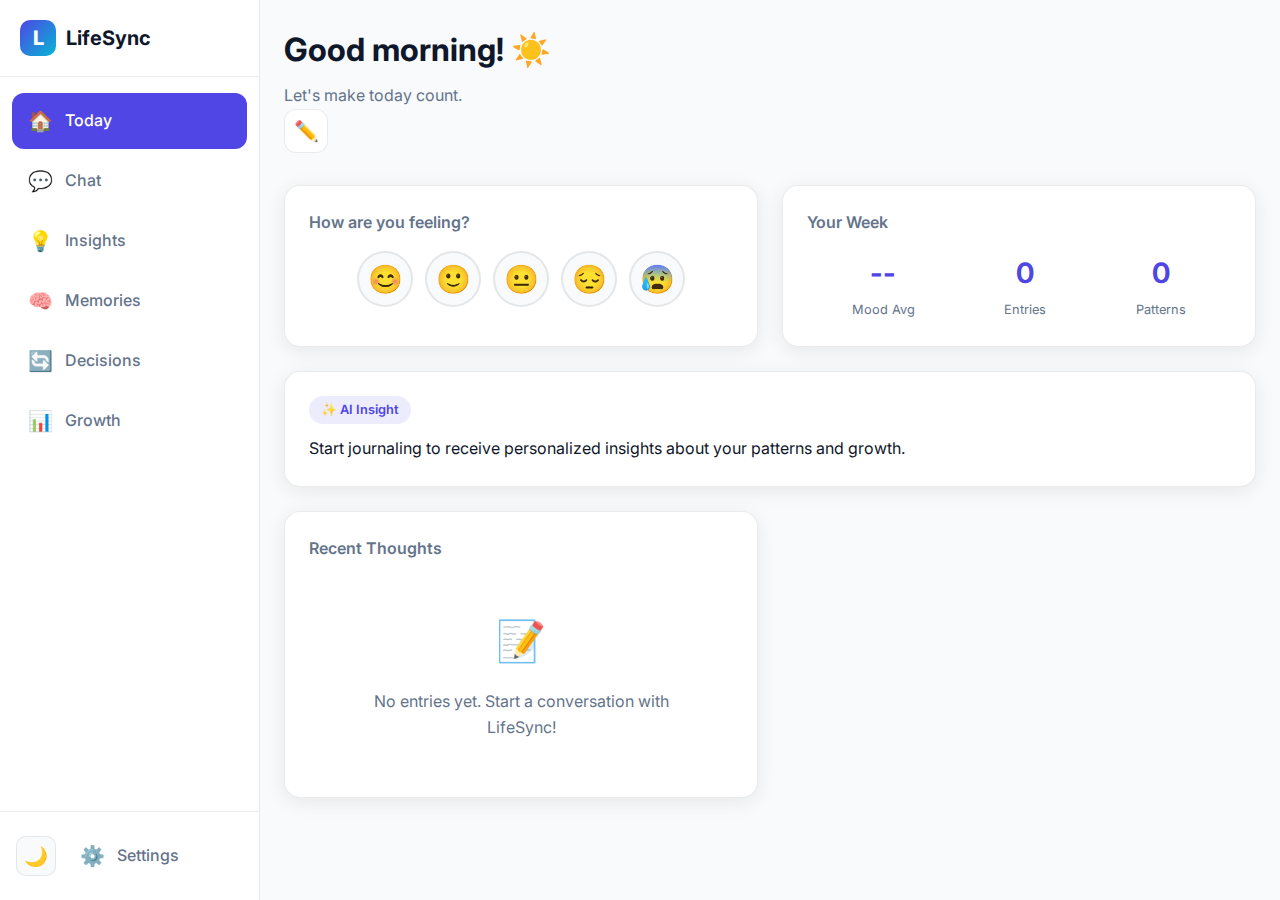
<file: app/app.html>
<!DOCTYPE html>
<html lang="en">

<head>
    <meta charset="UTF-8">
    <meta name="viewport" content="width=device-width, initial-scale=1.0">
    <title>LifeSync AI - Dashboard</title>
    <link rel="preconnect" href="https://fonts.googleapis.com">
    <link rel="preconnect" href="https://fonts.gstatic.com" crossorigin>
    <link href="https://fonts.googleapis.com/css2?family=Inter:wght@300;400;500;600;700;800&display=swap"
        rel="stylesheet">
    <link rel="stylesheet" href="app.css">
</head>

<body>
    <!-- App Shell -->
    <div class="app-container" id="app">
        <!-- Sidebar -->
        <aside class="sidebar" id="sidebar">
            <div class="sidebar-header">
                <div class="logo">
                    <div class="logo-icon">L</div>
                    <span>LifeSync</span>
                </div>
            </div>

            <nav class="sidebar-nav">
                <a href="#" class="nav-item active" data-page="today">
                    <span class="nav-icon">🏠</span>
                    <span>Today</span>
                </a>
                <a href="#" class="nav-item" data-page="chat">
                    <span class="nav-icon">💬</span>
                    <span>Chat</span>
                </a>
                <a href="#" class="nav-item" data-page="insights">
                    <span class="nav-icon">💡</span>
                    <span>Insights</span>
                </a>
                <a href="#" class="nav-item" data-page="memories">
                    <span class="nav-icon">🧠</span>
                    <span>Memories</span>
                </a>
                <a href="#" class="nav-item" data-page="decisions">
                    <span class="nav-icon">🔄</span>
                    <span>Decisions</span>
                </a>
                <a href="#" class="nav-item" data-page="growth">
                    <span class="nav-icon">📊</span>
                    <span>Growth</span>
                </a>
            </nav>

            <div class="sidebar-footer">
                <button class="theme-toggle-app" id="appThemeToggle">
                    <span class="theme-icon">🌙</span>
                </button>
                <a href="#" class="nav-item" data-page="settings">
                    <span class="nav-icon">⚙️</span>
                    <span>Settings</span>
                </a>
            </div>
        </aside>

        <!-- Main Content -->
        <main class="main-content">
            <!-- Today Page -->
            <div class="page active" id="page-today">
                <header class="page-header">
                    <div>
                        <h1>Good morning! ☀️</h1>
                        <p class="greeting-subtitle" id="greetingSubtitle">Let's make today count.</p>
                    </div>
                    <div class="header-actions">
                        <button class="btn-icon" id="quickCapture">
                            <span>✏️</span>
                        </button>
                    </div>
                </header>

                <div class="dashboard-grid">
                    <!-- Mood Check-in Card -->
                    <div class="card mood-card">
                        <h3>How are you feeling?</h3>
                        <div class="mood-selector">
                            <button class="mood-btn" data-mood="great">😊</button>
                            <button class="mood-btn" data-mood="good">🙂</button>
                            <button class="mood-btn" data-mood="okay">😐</button>
                            <button class="mood-btn" data-mood="low">😔</button>
                            <button class="mood-btn" data-mood="stressed">😰</button>
                        </div>
                    </div>

                    <!-- Quick Stats -->
                    <div class="card stats-card">
                        <h3>Your Week</h3>
                        <div class="mini-stats">
                            <div class="mini-stat">
                                <span class="stat-value" id="moodScore">--</span>
                                <span class="stat-label">Mood Avg</span>
                            </div>
                            <div class="mini-stat">
                                <span class="stat-value" id="entriesCount">0</span>
                                <span class="stat-label">Entries</span>
                            </div>
                            <div class="mini-stat">
                                <span class="stat-value" id="patternsCount">0</span>
                                <span class="stat-label">Patterns</span>
                            </div>
                        </div>
                    </div>

                    <!-- AI Insight -->
                    <div class="card insight-card">
                        <div class="ai-badge">✨ AI Insight</div>
                        <p id="dailyInsight">Start journaling to receive personalized insights about your patterns and
                            growth.</p>
                    </div>

                    <!-- Recent Entries -->
                    <div class="card entries-card">
                        <h3>Recent Thoughts</h3>
                        <div class="entries-list" id="recentEntries">
                            <div class="empty-state">
                                <span>📝</span>
                                <p>No entries yet. Start a conversation with LifeSync!</p>
                            </div>
                        </div>
                    </div>
                </div>
            </div>

            <!-- Chat Page -->
            <div class="page" id="page-chat">
                <div class="chat-container">
                    <div class="chat-messages" id="chatMessages">
                        <div class="message ai-message">
                            <div class="message-avatar">L</div>
                            <div class="message-content">
                                <p>Hi there! 👋 I'm LifeSync, your AI companion for personal growth. What's on your mind
                                    today?</p>
                            </div>
                        </div>
                    </div>

                    <div class="chat-input-container">
                        <div class="chat-input-wrapper">
                            <textarea id="chatInput" placeholder="Share your thoughts, feelings, or ask me anything..."
                                rows="1"></textarea>
                            <button class="send-btn" id="sendBtn">
                                <span>↑</span>
                            </button>
                        </div>
                        <div class="chat-hints">
                            <span class="hint">💡 Try: "I'm feeling anxious about tomorrow"</span>
                            <span class="hint">🎯 Or: "Help me make a decision"</span>
                        </div>
                    </div>
                </div>
            </div>

            <!-- Insights Page -->
            <div class="page" id="page-insights">
                <header class="page-header">
                    <h1>Insights</h1>
                    <p>Patterns and learnings from your journey</p>
                </header>

                <div class="insights-grid">
                    <div class="card">
                        <h3>🎯 Recent Patterns</h3>
                        <div id="patternsList" class="patterns-list">
                            <div class="empty-state">
                                <p>Keep journaling to discover patterns in your thoughts and behaviors.</p>
                            </div>
                        </div>
                    </div>

                    <div class="card">
                        <h3>📈 Mood Trends</h3>
                        <div id="moodChart" class="chart-container">
                            <div class="empty-state">
                                <p>Track your mood daily to see trends over time.</p>
                            </div>
                        </div>
                    </div>

                    <div class="card">
                        <h3>🌱 Growth Areas</h3>
                        <div id="growthAreas" class="growth-list">
                            <div class="empty-state">
                                <p>AI will identify areas where you're growing as you journal.</p>
                            </div>
                        </div>
                    </div>
                </div>
            </div>

            <!-- Memories Page -->
            <div class="page" id="page-memories">
                <header class="page-header">
                    <h1>Memories</h1>
                    <p>Your thoughts, organized and searchable</p>
                </header>

                <div class="search-container">
                    <input type="text" id="memorySearch" placeholder="Search your memories..." class="search-input">
                </div>

                <div id="memoriesList" class="memories-grid">
                    <div class="empty-state large">
                        <span>🧠</span>
                        <h3>Your memories will appear here</h3>
                        <p>Every conversation and journal entry is saved and organized by AI.</p>
                    </div>
                </div>
            </div>

            <!-- Decisions Page -->
            <div class="page" id="page-decisions">
                <header class="page-header">
                    <h1>Decision Replay</h1>
                    <p>Learn from your past decisions</p>
                </header>

                <div id="decisionsList" class="decisions-grid">
                    <div class="empty-state large">
                        <span>🔄</span>
                        <h3>No decisions recorded yet</h3>
                        <p>When you share decisions with LifeSync, we'll track outcomes and help you learn.</p>
                    </div>
                </div>
            </div>

            <!-- Growth Page -->
            <div class="page" id="page-growth">
                <header class="page-header">
                    <h1>Growth Dashboard</h1>
                    <p>Your personal development journey</p>
                </header>

                <div class="growth-dashboard">
                    <div class="card growth-score-card">
                        <h3>Growth Score</h3>
                        <div class="score-circle">
                            <span id="growthScore">--</span>
                        </div>
                        <p>Based on consistency, insights applied, and progress</p>
                    </div>

                    <div class="card">
                        <h3>Weekly Report</h3>
                        <div id="weeklyReport" class="report-content">
                            <div class="empty-state">
                                <p>Your personalized weekly report will appear after a week of journaling.</p>
                            </div>
                        </div>
                    </div>
                </div>
            </div>

            <!-- Settings Page -->
            <div class="page" id="page-settings">
                <header class="page-header">
                    <h1>Settings</h1>
                </header>

                <div class="settings-grid">
                    <div class="card">
                        <h3>Profile</h3>
                        <div class="setting-item">
                            <label>Display Name</label>
                            <input type="text" id="displayName" placeholder="Your name" class="setting-input">
                        </div>
                    </div>

                    <div class="card">
                        <h3>🤖 AI Settings</h3>
                        <div class="setting-item">
                            <label>OpenRouter API Key</label>
                            <input type="password" id="openRouterApiKey" placeholder="sk-or-..." class="setting-input">
                            <p class="setting-hint">Get your free API key at <a href="https://openrouter.ai/keys"
                                    target="_blank">openrouter.ai/keys</a></p>
                        </div>
                        <div class="setting-item">
                            <label>AI Model</label>
                            <select id="aiModelSelect" class="setting-select">
                                <option value="google/gemini-2.0-flash-exp:free">Gemini 2.0 Flash (Free)</option>
                                <option value="meta-llama/llama-3.2-3b-instruct:free">Llama 3.2 3B (Free)</option>
                                <option value="google/gemini-pro">Gemini Pro</option>
                                <option value="anthropic/claude-3.5-sonnet">Claude 3.5 Sonnet</option>
                                <option value="openai/gpt-4o-mini">GPT-4o Mini</option>
                            </select>
                        </div>
                        <button class="btn-primary" id="testAiConnection">🧪 Test Connection</button>
                    </div>

                    <div class="card">
                        <h3>Preferences</h3>
                        <div class="setting-item">
                            <label>Theme</label>
                            <select id="themeSelect" class="setting-select">
                                <option value="light">Light</option>
                                <option value="dark">Dark</option>
                                <option value="system">System</option>
                            </select>
                        </div>
                    </div>

                    <div class="card">
                        <h3>Data</h3>
                        <button class="btn-secondary" id="exportData">📥 Export All Data</button>
                        <button class="btn-danger" id="clearData">🗑️ Clear All Data</button>
                    </div>
                </div>
            </div>
        </main>
    </div>

    <!-- Quick Capture Modal -->
    <div class="modal" id="quickCaptureModal">
        <div class="modal-content">
            <div class="modal-header">
                <h3>Quick Capture</h3>
                <button class="modal-close" id="closeModal">×</button>
            </div>
            <textarea id="quickCaptureInput" placeholder="What's on your mind?"></textarea>
            <div class="modal-actions">
                <button class="btn-primary" id="saveCapture">Save Thought</button>
            </div>
        </div>
    </div>

    <script src="app.js"></script>
</body>

</html>
</file>
<file: app/app.css>
/* LifeSync AI - App Styles */

:root {
    --primary: #4F46E5;
    --primary-light: #818CF8;
    --accent: #06B6D4;
    --bg: #F8FAFC;
    --bg-card: #FFFFFF;
    --bg-sidebar: #FFFFFF;
    --text: #0F172A;
    --text-muted: #64748B;
    --border: rgba(0, 0, 0, 0.08);
    --success: #10B981;
    --warning: #F59E0B;
    --danger: #EF4444;
    --gradient: linear-gradient(135deg, #4F46E5 0%, #06B6D4 100%);
    --shadow: 0 4px 20px rgba(0, 0, 0, 0.08);
}

[data-theme="dark"] {
    --bg: #0F0F1A;
    --bg-card: #1A1A2E;
    --bg-sidebar: #16162A;
    --text: #F1F5F9;
    --text-muted: #94A3B8;
    --border: rgba(255, 255, 255, 0.1);
    --shadow: 0 4px 20px rgba(0, 0, 0, 0.3);
}

* {
    margin: 0;
    padding: 0;
    box-sizing: border-box;
}

body {
    font-family: 'Inter', -apple-system, BlinkMacSystemFont, sans-serif;
    background: var(--bg);
    color: var(--text);
    line-height: 1.6;
}

/* App Container */
.app-container {
    display: flex;
    min-height: 100vh;
}

/* Sidebar */
.sidebar {
    width: 260px;
    background: var(--bg-sidebar);
    border-right: 1px solid var(--border);
    display: flex;
    flex-direction: column;
    position: fixed;
    height: 100vh;
    z-index: 100;
}

.sidebar-header {
    padding: 20px;
    border-bottom: 1px solid var(--border);
}

.logo {
    display: flex;
    align-items: center;
    gap: 10px;
    font-weight: 700;
    font-size: 1.25rem;
}

.logo-icon {
    width: 36px;
    height: 36px;
    background: var(--gradient);
    border-radius: 10px;
    display: flex;
    align-items: center;
    justify-content: center;
    color: white;
    font-weight: 800;
}

.sidebar-nav {
    flex: 1;
    padding: 16px 12px;
    display: flex;
    flex-direction: column;
    gap: 4px;
}

.nav-item {
    display: flex;
    align-items: center;
    gap: 12px;
    padding: 12px 16px;
    border-radius: 12px;
    text-decoration: none;
    color: var(--text-muted);
    font-weight: 500;
    transition: all 0.2s;
}

.nav-item:hover {
    background: var(--bg);
    color: var(--text);
}

.nav-item.active {
    background: var(--primary);
    color: white;
}

.nav-icon {
    font-size: 1.25rem;
}

.sidebar-footer {
    padding: 16px;
    border-top: 1px solid var(--border);
    display: flex;
    align-items: center;
    gap: 8px;
}

.theme-toggle-app {
    width: 40px;
    height: 40px;
    border: 1px solid var(--border);
    border-radius: 10px;
    background: var(--bg);
    cursor: pointer;
    font-size: 1.2rem;
    transition: all 0.2s;
}

.theme-toggle-app:hover {
    background: var(--bg-card);
}

/* Main Content */
.main-content {
    flex: 1;
    margin-left: 260px;
    padding: 24px;
    min-height: 100vh;
}

/* Pages */
.page {
    display: none;
}

.page.active {
    display: block;
    animation: fadeIn 0.3s ease;
}

@keyframes fadeIn {
    from {
        opacity: 0;
        transform: translateY(10px);
    }

    to {
        opacity: 1;
        transform: translateY(0);
    }
}

.page-header {
    margin-bottom: 32px;
}

.page-header h1 {
    font-size: 2rem;
    font-weight: 700;
    margin-bottom: 8px;
}

.page-header p {
    color: var(--text-muted);
}

.header-actions {
    display: flex;
    gap: 12px;
}

.btn-icon {
    width: 44px;
    height: 44px;
    border: 1px solid var(--border);
    border-radius: 12px;
    background: var(--bg-card);
    cursor: pointer;
    font-size: 1.25rem;
    transition: all 0.2s;
}

.btn-icon:hover {
    background: var(--bg);
    transform: translateY(-2px);
}

/* Cards */
.card {
    background: var(--bg-card);
    border: 1px solid var(--border);
    border-radius: 16px;
    padding: 24px;
    box-shadow: var(--shadow);
}

.card h3 {
    font-size: 1rem;
    font-weight: 600;
    margin-bottom: 16px;
    color: var(--text-muted);
}

/* Dashboard Grid */
.dashboard-grid {
    display: grid;
    grid-template-columns: repeat(2, 1fr);
    gap: 24px;
}

/* Mood Card */
.mood-selector {
    display: flex;
    gap: 12px;
    justify-content: center;
}

.mood-btn {
    width: 56px;
    height: 56px;
    border: 2px solid var(--border);
    border-radius: 50%;
    background: var(--bg);
    font-size: 1.75rem;
    cursor: pointer;
    transition: all 0.2s;
}

.mood-btn:hover {
    transform: scale(1.1);
    border-color: var(--primary);
}

.mood-btn.selected {
    background: var(--primary);
    border-color: var(--primary);
    transform: scale(1.15);
}

/* Mini Stats */
.mini-stats {
    display: flex;
    justify-content: space-around;
}

.mini-stat {
    text-align: center;
}

.stat-value {
    font-size: 1.75rem;
    font-weight: 700;
    color: var(--primary);
    display: block;
}

.stat-label {
    font-size: 0.8rem;
    color: var(--text-muted);
}

/* Insight Card */
.insight-card {
    grid-column: span 2;
}

.ai-badge {
    display: inline-block;
    padding: 4px 12px;
    background: rgba(79, 70, 229, 0.1);
    color: var(--primary);
    border-radius: 100px;
    font-size: 0.8rem;
    font-weight: 600;
    margin-bottom: 12px;
}

/* Chat Container */
.chat-container {
    display: flex;
    flex-direction: column;
    height: calc(100vh - 48px);
}

.chat-messages {
    flex: 1;
    overflow-y: auto;
    padding: 24px;
    display: flex;
    flex-direction: column;
    gap: 16px;
}

.message {
    display: flex;
    gap: 12px;
    max-width: 80%;
}

.ai-message {
    align-self: flex-start;
}

.user-message {
    align-self: flex-end;
    flex-direction: row-reverse;
}

.message-avatar {
    width: 40px;
    height: 40px;
    border-radius: 12px;
    display: flex;
    align-items: center;
    justify-content: center;
    font-weight: 700;
    flex-shrink: 0;
}

.ai-message .message-avatar {
    background: var(--gradient);
    color: white;
}

.user-message .message-avatar {
    background: var(--text);
    color: var(--bg);
}

.message-content {
    background: var(--bg-card);
    border: 1px solid var(--border);
    border-radius: 16px;
    padding: 16px;
}

.user-message .message-content {
    background: var(--primary);
    color: white;
    border: none;
}

/* Chat Input */
.chat-input-container {
    padding: 16px 24px 24px;
    background: var(--bg);
    border-top: 1px solid var(--border);
}

.chat-input-wrapper {
    display: flex;
    gap: 12px;
    background: var(--bg-card);
    border: 1px solid var(--border);
    border-radius: 16px;
    padding: 12px 16px;
}

#chatInput {
    flex: 1;
    border: none;
    background: transparent;
    resize: none;
    font-family: inherit;
    font-size: 1rem;
    color: var(--text);
    outline: none;
}

#chatInput::placeholder {
    color: var(--text-muted);
}

.send-btn {
    width: 40px;
    height: 40px;
    border: none;
    border-radius: 12px;
    background: var(--gradient);
    color: white;
    font-size: 1.25rem;
    cursor: pointer;
    transition: all 0.2s;
}

.send-btn:hover {
    transform: scale(1.05);
}

.chat-hints {
    display: flex;
    gap: 16px;
    margin-top: 12px;
    padding: 0 4px;
}

.hint {
    font-size: 0.85rem;
    color: var(--text-muted);
}

/* Empty States */
.empty-state {
    text-align: center;
    padding: 32px;
    color: var(--text-muted);
}

.empty-state span {
    font-size: 2.5rem;
    display: block;
    margin-bottom: 16px;
}

.empty-state.large {
    padding: 64px;
}

.empty-state h3 {
    color: var(--text);
    margin-bottom: 8px;
}

/* Search */
.search-container {
    margin-bottom: 24px;
}

.search-input {
    width: 100%;
    padding: 14px 20px;
    border: 1px solid var(--border);
    border-radius: 12px;
    background: var(--bg-card);
    font-size: 1rem;
    color: var(--text);
    outline: none;
    transition: all 0.2s;
}

.search-input:focus {
    border-color: var(--primary);
    box-shadow: 0 0 0 4px rgba(79, 70, 229, 0.1);
}

/* Settings */
.settings-grid {
    display: flex;
    flex-direction: column;
    gap: 24px;
    max-width: 600px;
}

.setting-item {
    margin-bottom: 16px;
}

.setting-item label {
    display: block;
    font-weight: 500;
    margin-bottom: 8px;
}

.setting-input,
.setting-select {
    width: 100%;
    padding: 12px 16px;
    border: 1px solid var(--border);
    border-radius: 10px;
    background: var(--bg);
    font-size: 1rem;
    color: var(--text);
    outline: none;
}

.setting-input:focus,
.setting-select:focus {
    border-color: var(--primary);
}

/* Buttons */
.btn-primary {
    padding: 12px 24px;
    background: var(--gradient);
    color: white;
    border: none;
    border-radius: 10px;
    font-weight: 600;
    cursor: pointer;
    transition: all 0.2s;
}

.btn-primary:hover {
    transform: translateY(-2px);
    box-shadow: 0 4px 20px rgba(79, 70, 229, 0.3);
}

.btn-secondary {
    padding: 12px 24px;
    background: var(--bg);
    color: var(--text);
    border: 1px solid var(--border);
    border-radius: 10px;
    font-weight: 600;
    cursor: pointer;
    transition: all 0.2s;
    margin-right: 12px;
    margin-bottom: 12px;
}

.btn-secondary:hover {
    background: var(--bg-card);
}

.btn-danger {
    padding: 12px 24px;
    background: var(--danger);
    color: white;
    border: none;
    border-radius: 10px;
    font-weight: 600;
    cursor: pointer;
    transition: all 0.2s;
}

.btn-danger:hover {
    opacity: 0.9;
}

/* Modal */
.modal {
    display: none;
    position: fixed;
    top: 0;
    left: 0;
    right: 0;
    bottom: 0;
    background: rgba(0, 0, 0, 0.5);
    z-index: 1000;
    align-items: center;
    justify-content: center;
}

.modal.active {
    display: flex;
}

.modal-content {
    background: var(--bg-card);
    border-radius: 20px;
    padding: 24px;
    width: 90%;
    max-width: 500px;
    box-shadow: 0 20px 60px rgba(0, 0, 0, 0.3);
}

.modal-header {
    display: flex;
    justify-content: space-between;
    align-items: center;
    margin-bottom: 16px;
}

.modal-header h3 {
    margin: 0;
    color: var(--text);
}

.modal-close {
    background: none;
    border: none;
    font-size: 1.5rem;
    color: var(--text-muted);
    cursor: pointer;
}

#quickCaptureInput {
    width: 100%;
    min-height: 150px;
    padding: 16px;
    border: 1px solid var(--border);
    border-radius: 12px;
    background: var(--bg);
    font-family: inherit;
    font-size: 1rem;
    color: var(--text);
    resize: vertical;
    outline: none;
    margin-bottom: 16px;
}

.modal-actions {
    text-align: right;
}

/* Growth Score */
.growth-score-card {
    text-align: center;
}

.score-circle {
    width: 120px;
    height: 120px;
    border-radius: 50%;
    background: var(--gradient);
    display: flex;
    align-items: center;
    justify-content: center;
    margin: 24px auto;
}

.score-circle span {
    font-size: 2.5rem;
    font-weight: 800;
    color: white;
}

/* Grids */
.insights-grid,
.memories-grid,
.decisions-grid,
.growth-dashboard {
    display: grid;
    grid-template-columns: repeat(auto-fit, minmax(300px, 1fr));
    gap: 24px;
}

/* Responsive */
@media (max-width: 768px) {

    /* Mobile Sidebar - Hidden by default */
    .sidebar {
        position: fixed;
        transform: translateX(-100%);
        transition: transform 0.3s ease;
        width: 280px;
        z-index: 1000;
    }

    .sidebar.open {
        transform: translateX(0);
    }

    /* Mobile Main Content */
    .main-content {
        margin-left: 0;
        padding: 16px;
        padding-top: 70px;
    }

    /* Mobile Header with Menu Button */
    .mobile-header {
        display: flex !important;
        position: fixed;
        top: 0;
        left: 0;
        right: 0;
        height: 60px;
        background: var(--bg-card);
        border-bottom: 1px solid var(--border);
        align-items: center;
        padding: 0 16px;
        z-index: 999;
        gap: 12px;
    }

    .menu-btn {
        width: 44px;
        height: 44px;
        background: var(--bg);
        border: 1px solid var(--border);
        border-radius: 12px;
        font-size: 1.5rem;
        cursor: pointer;
        display: flex;
        align-items: center;
        justify-content: center;
    }

    .mobile-logo {
        display: flex;
        align-items: center;
        gap: 8px;
        font-weight: 700;
    }

    /* Overlay */
    .sidebar-overlay {
        display: none;
        position: fixed;
        top: 0;
        left: 0;
        right: 0;
        bottom: 0;
        background: rgba(0, 0, 0, 0.5);
        z-index: 999;
    }

    .sidebar-overlay.active {
        display: block;
    }

    /* Dashboard Grid */
    .dashboard-grid {
        grid-template-columns: 1fr;
        gap: 16px;
    }

    .insight-card {
        grid-column: span 1;
    }

    /* Page Header */
    .page-header {
        margin-bottom: 20px;
    }

    .page-header h1 {
        font-size: 1.5rem;
    }

    /* Cards */
    .card {
        padding: 16px;
        border-radius: 12px;
    }

    /* Mood Selector - Bigger touch targets */
    .mood-selector {
        gap: 8px;
        flex-wrap: wrap;
        justify-content: center;
    }

    .mood-btn {
        width: 52px;
        height: 52px;
        font-size: 1.5rem;
    }

    /* Chat */
    .chat-container {
        height: calc(100vh - 130px);
    }

    .chat-messages {
        padding: 16px;
    }

    .message {
        max-width: 90%;
    }

    .chat-input-container {
        padding: 12px 16px 20px;
    }

    .chat-input-wrapper {
        padding: 10px 12px;
    }

    #chatInput {
        font-size: 16px;
        /* Prevents zoom on iOS */
    }

    .send-btn {
        width: 44px;
        height: 44px;
    }

    .chat-hints {
        flex-direction: column;
        gap: 6px;
    }

    .hint {
        font-size: 0.8rem;
    }

    /* Settings */
    .settings-grid {
        gap: 16px;
    }

    .setting-input,
    .setting-select {
        font-size: 16px;
        /* Prevents zoom on iOS */
        padding: 14px;
    }

    /* Buttons */
    .btn-primary,
    .btn-secondary,
    .btn-danger {
        padding: 14px 20px;
        font-size: 0.95rem;
        width: 100%;
    }

    .data-buttons {
        flex-direction: column;
    }

    .data-buttons button {
        min-width: 100%;
    }

    /* Mini Stats */
    .mini-stats {
        gap: 8px;
    }

    .stat-value {
        font-size: 1.5rem;
    }

    /* Grids */
    .insights-grid,
    .memories-grid,
    .decisions-grid,
    .growth-dashboard {
        grid-template-columns: 1fr;
        gap: 16px;
    }

    /* Score Circle */
    .score-circle {
        width: 100px;
        height: 100px;
    }

    .score-circle span {
        font-size: 2rem;
    }

    /* Search */
    .search-input {
        font-size: 16px;
        padding: 14px 16px;
    }
}

/* Small phones */
@media (max-width: 400px) {
    .main-content {
        padding: 12px;
        padding-top: 70px;
    }

    .mood-btn {
        width: 46px;
        height: 46px;
        font-size: 1.3rem;
    }

    .page-header h1 {
        font-size: 1.3rem;
    }

    .message-avatar {
        width: 32px;
        height: 32px;
        font-size: 0.8rem;
    }

    .message-content {
        padding: 12px;
        font-size: 0.9rem;
    }
}

/* Typing Indicator */
.typing-dots {
    display: inline-flex;
    gap: 4px;
}

.typing-dots span {
    animation: typingBounce 1.4s infinite ease-in-out;
    font-size: 1.5rem;
    line-height: 1;
}

.typing-dots span:nth-child(1) {
    animation-delay: -0.32s;
}

.typing-dots span:nth-child(2) {
    animation-delay: -0.16s;
}

.typing-dots span:nth-child(3) {
    animation-delay: 0s;
}

@keyframes typingBounce {

    0%,
    80%,
    100% {
        transform: scale(0);
        opacity: 0.5;
    }

    40% {
        transform: scale(1);
        opacity: 1;
    }
}

/* Setting Hint */
.setting-hint {
    font-size: 0.85rem;
    color: var(--text-muted);
    margin-top: 8px;
}

.setting-hint a {
    color: var(--primary);
    text-decoration: none;
}

.setting-hint a:hover {
    text-decoration: underline;
}

/* Button disabled state */
button:disabled {
    opacity: 0.6;
    cursor: not-allowed;
}

/* AI Status Card */
.ai-status-card {
    background: linear-gradient(135deg, rgba(79, 70, 229, 0.05) 0%, rgba(6, 182, 212, 0.05) 100%);
    border: 1px solid rgba(79, 70, 229, 0.2);
}

.ai-status {
    display: flex;
    align-items: center;
    gap: 10px;
    padding: 12px 16px;
    background: var(--bg);
    border-radius: 10px;
    margin-bottom: 12px;
}

.status-dot {
    width: 10px;
    height: 10px;
    border-radius: 50%;
    background: var(--text-muted);
}

.status-dot.active {
    background: #10B981;
    box-shadow: 0 0 10px rgba(16, 185, 129, 0.5);
    animation: pulse 2s infinite;
}

@keyframes pulse {

    0%,
    100% {
        opacity: 1;
        transform: scale(1);
    }

    50% {
        opacity: 0.7;
        transform: scale(1.1);
    }
}

.ai-info {
    font-size: 0.9rem;
    color: var(--text-muted);
    line-height: 1.5;
}

/* Data Buttons */
.data-buttons {
    display: flex;
    gap: 12px;
    flex-wrap: wrap;
    margin-top: 12px;
}

.data-buttons button {
    flex: 1;
    min-width: 120px;
}
</file>
